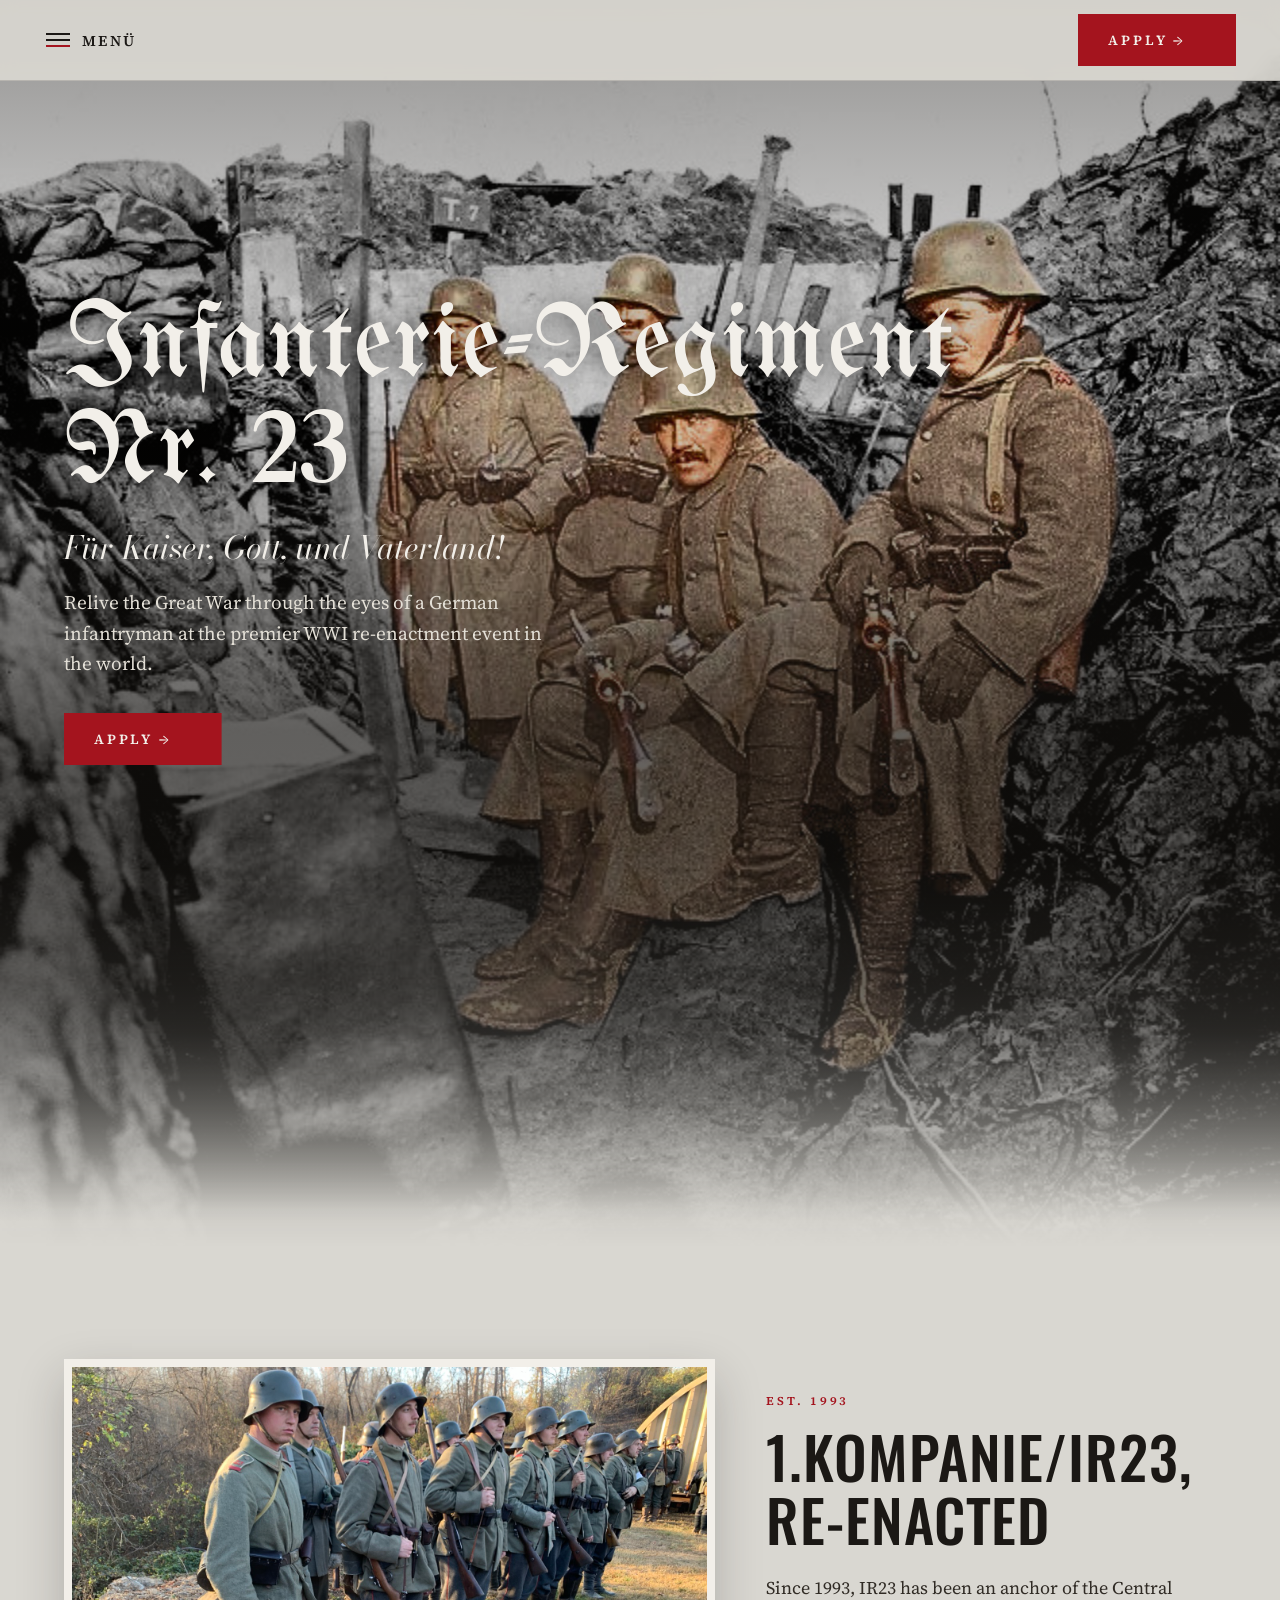
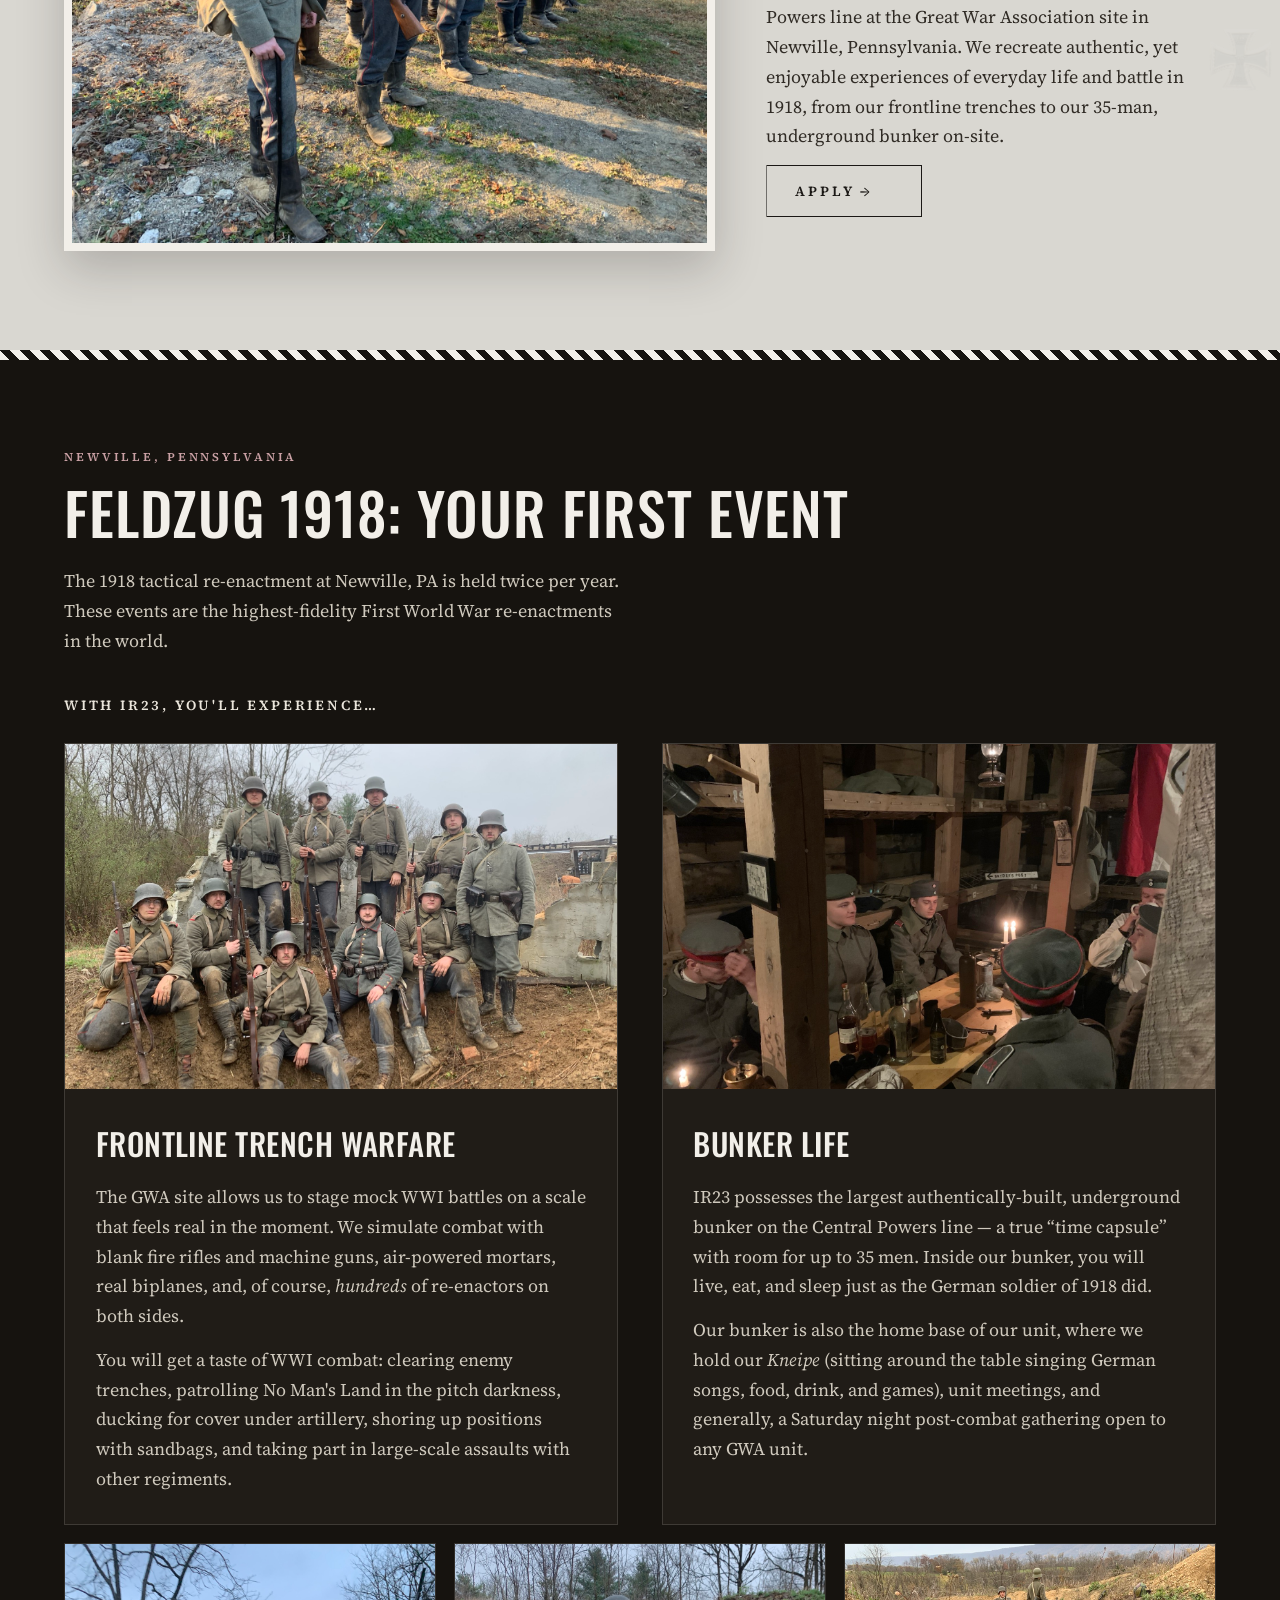
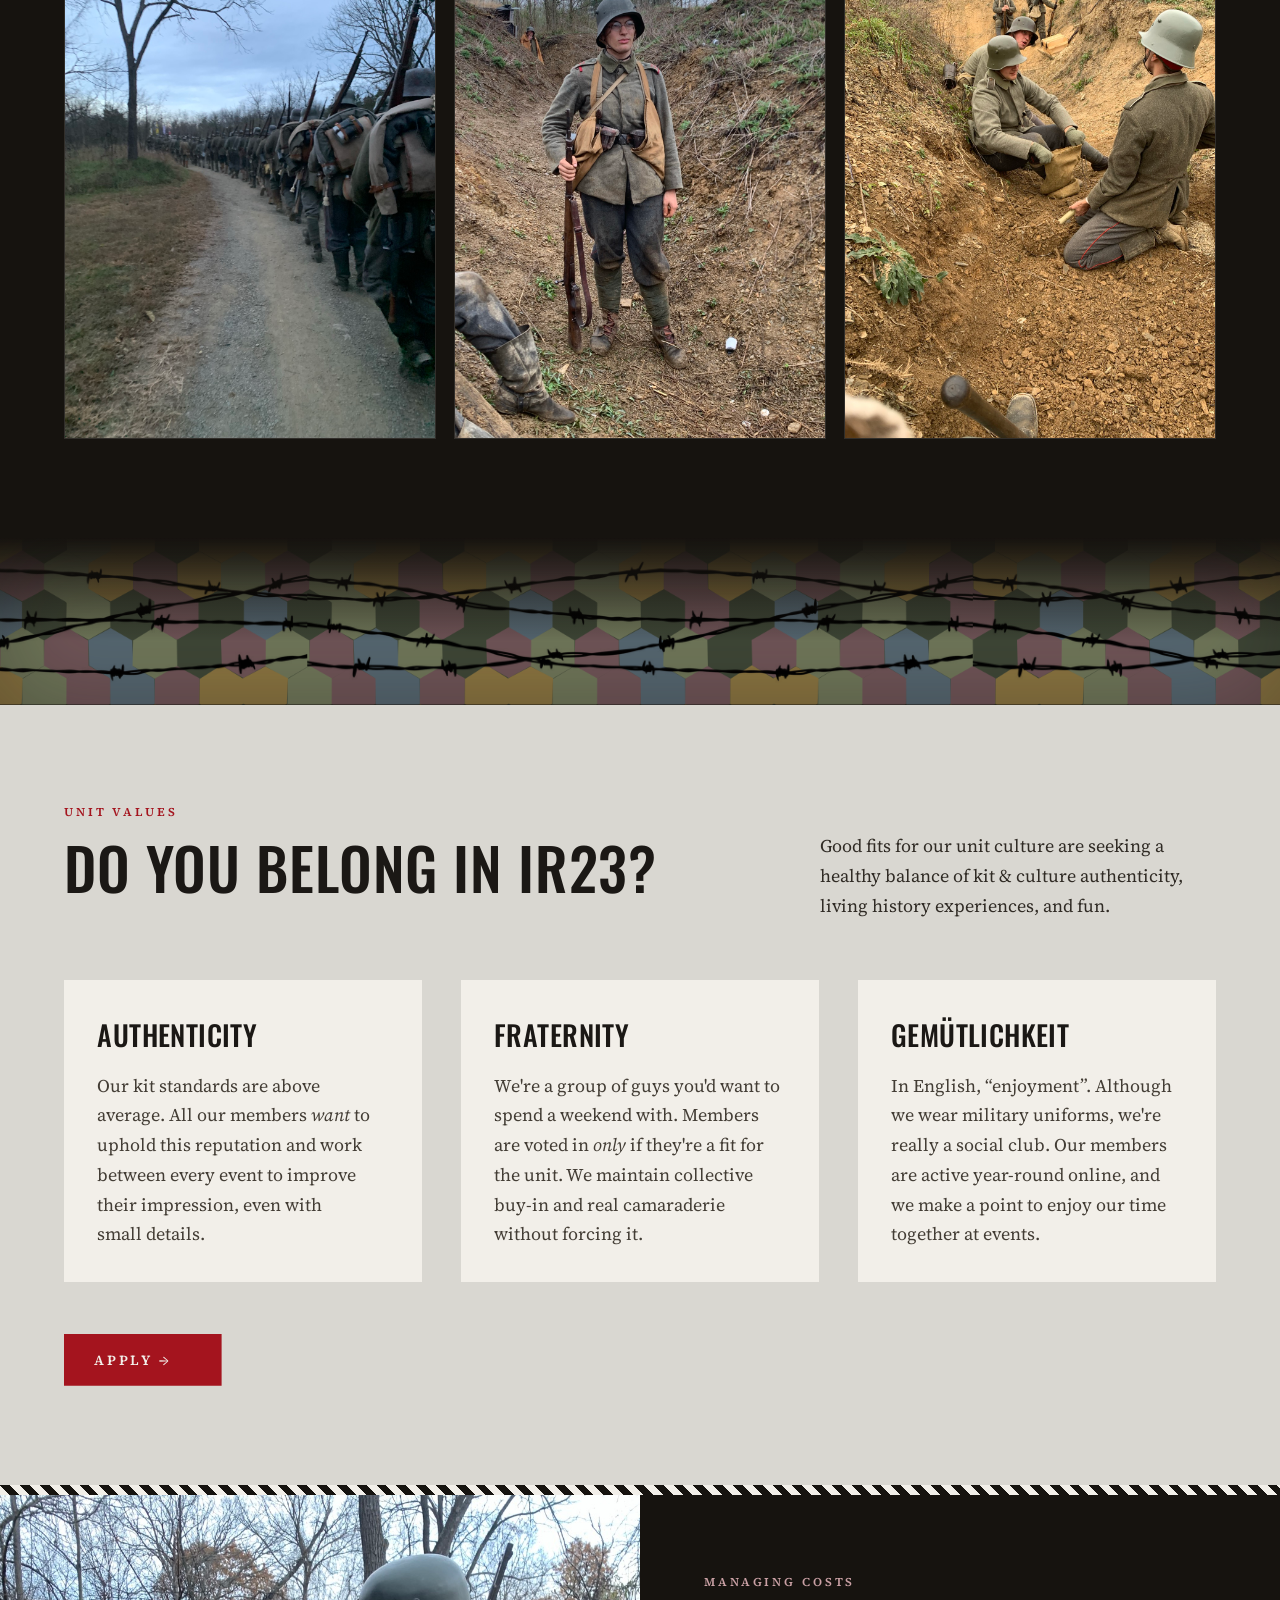
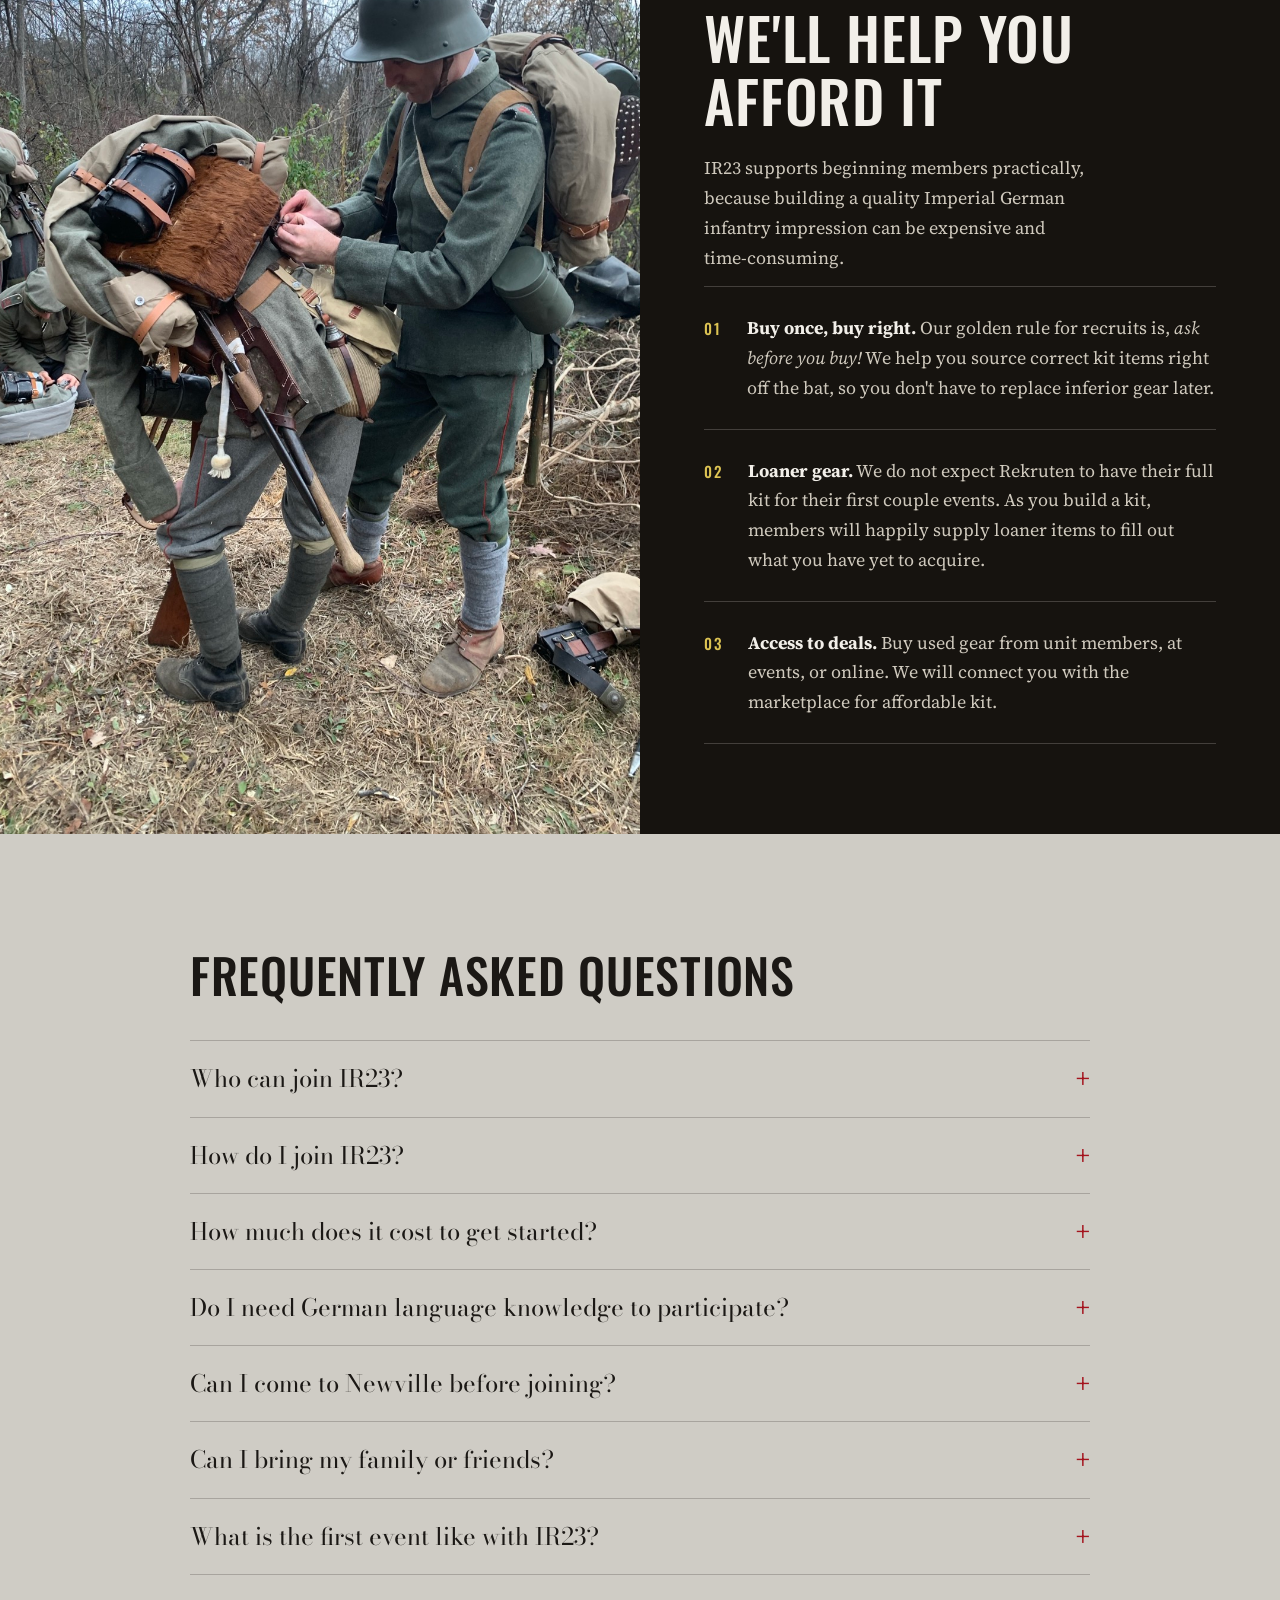
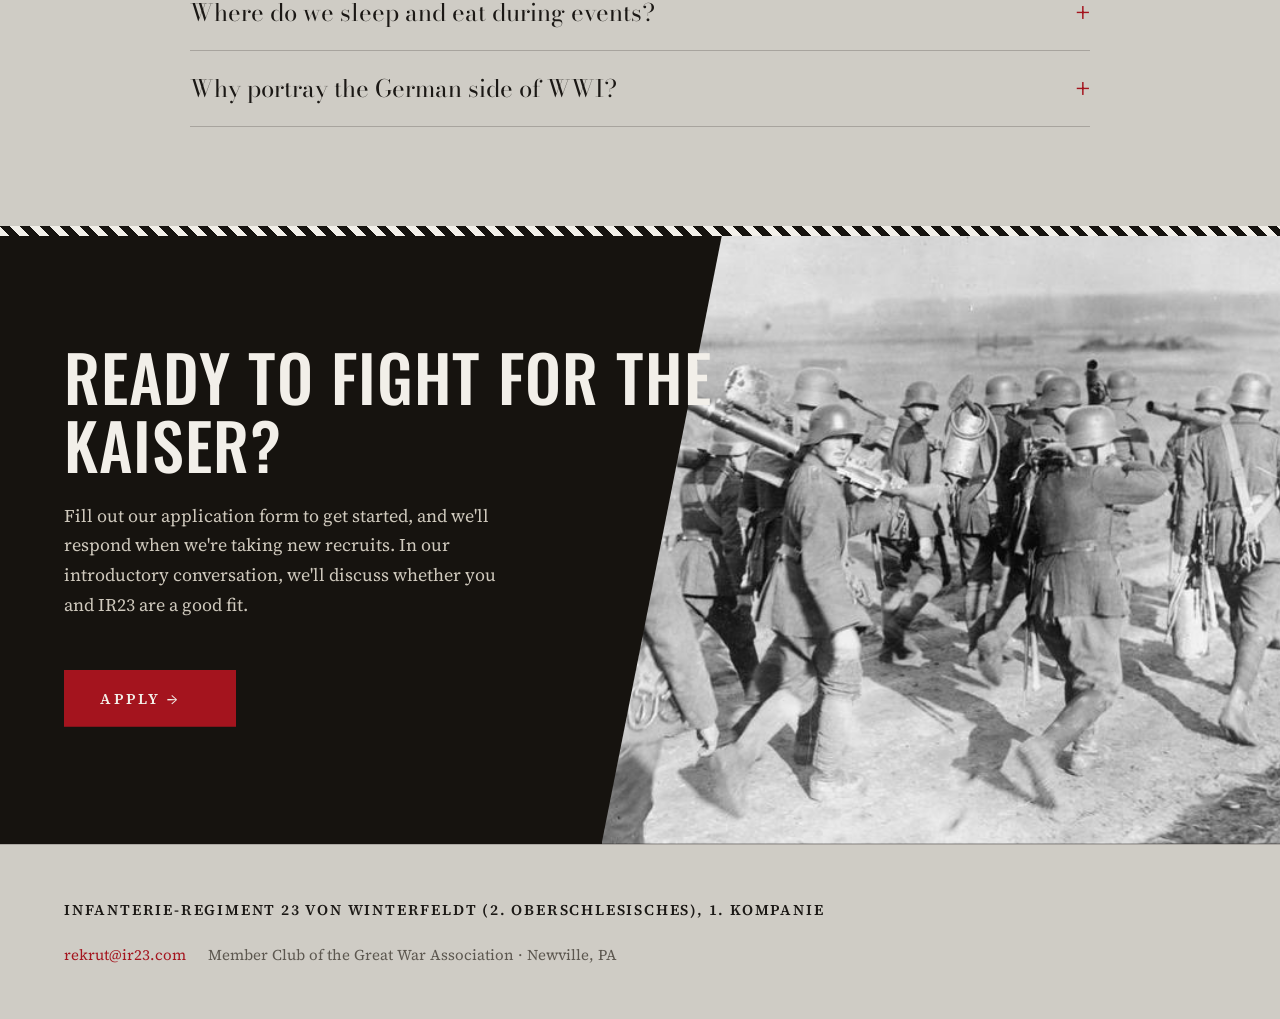
<file: site/index.html>
<!DOCTYPE html>
<html lang="en">
<head>
<meta charset="utf-8">
<meta name="viewport" content="width=device-width, initial-scale=1">
<title>Infanterie-Regiment 23 von Winterfeldt</title>
<meta name="description" content="1.Kompanie/IR23 — a WWI German infantry living-history unit at the Great War Association, Newville, PA. Apply to join.">
<link rel="preconnect" href="https://fonts.googleapis.com">
<link rel="preconnect" href="https://fonts.gstatic.com" crossorigin>
<link href="https://fonts.googleapis.com/css2?family=UnifrakturMaguntia&family=Oswald:wght@400;500;600&family=Bodoni+Moda:ital,opsz,wght@0,6..96,400;0,6..96,500;1,6..96,400&family=Source+Serif+4:ital,opsz,wght@0,8..60,400;0,8..60,600;0,8..60,700;1,8..60,400&display=swap" rel="stylesheet">
<link rel="stylesheet" href="styles.css">
</head>
<body>

<!-- Top bar -->
<header class="topbar">
  <button type="button" class="menu-trigger" id="menuOpenBtn" aria-haspopup="true" aria-expanded="false" aria-controls="navPanel">
    <span class="menu-trigger__bars" aria-hidden="true">
      <span></span><span></span><span class="accent"></span>
    </span>
    <span class="menu-trigger__label">Menü</span>
  </button>
  <button type="button" class="btn btn--solid" data-nav="apply">
    <span>Apply →</span><span class="btn__stud" aria-hidden="true"></span>
  </button>
</header>

<!-- Slide-out nav -->
<div class="nav-overlay" id="navOverlay" hidden>
  <div class="nav-panel" id="navPanel">
    <button type="button" class="nav-close" id="navCloseBtn">✕ Schließen</button>
    <nav class="nav-links">
      <button type="button" class="nav-link" data-nav="home">IR23 Re-enacted</button>
      <div class="nav-link nav-link--disabled">
        <span>The Original IR23</span>
        <span class="nav-link__badge">In Vorbereitung</span>
      </div>
      <button type="button" class="nav-link nav-link--bordered" data-nav="apply">Apply</button>
    </nav>
    <div class="nav-footer">
      <div class="nav-footer__label">Recruiting</div>
      <a href="mailto:rekrut@ir23.com">rekrut@ir23.com</a>
      <div class="nav-footer__sub">Great War Association · Newville, PA</div>
    </div>
  </div>
</div>

<!-- ============ HOME PAGE ============ -->
<main id="pageHome" class="page">

  <section class="hero">
    <div class="hero__photo"></div>
    <div class="hero__scrim"></div>
    <div class="hero__content">
      <h1 class="hero__title">Infanterie-Regiment <br>Nr. 23</h1>
      <p class="tagline">Für Kaiser, Gott, und Vaterland!</p>
      <p class="hero__lede">Relive the Great War through the eyes of a German infantryman at the premier WWI re-enactment event in the world.</p>
      <button type="button" class="btn btn--solid" data-nav="apply">
        <span>Apply →</span><span class="btn__stud" aria-hidden="true"></span>
      </button>
    </div>
  </section>

  <section class="kompanie">
    <div class="kompanie__cross-slot">
      <img id="ironCross" class="iron-cross" src="photos/iron-cross.png" alt="">
    </div>
    <div class="kompanie__row">
      <figure class="kompanie__figure">
        <img src="photos/kompanie-formation.jpg" alt="1. Kompanie IR23 formed up at the Great War Association site">
      </figure>
      <div class="kompanie__copy">
        <div class="eyebrow eyebrow--red">EST. 1993</div>
        <h2 class="h2">1.Kompanie/IR23, Re-enacted</h2>
        <p class="body-text">Since 1993, IR23 has been an anchor of the Central Powers line at the Great War Association site in Newville, Pennsylvania. We recreate authentic, yet enjoyable experiences of everyday life and battle in 1918, from our frontline trenches to our 35-man, underground bunker on-site.</p>
        <button type="button" class="btn btn--outline" data-nav="apply">
          <span>Apply →</span><span class="btn__stud" aria-hidden="true"></span>
        </button>
      </div>
    </div>
  </section>

  <section class="feldzug">
    <div class="stripe-top" aria-hidden="true"></div>
    <div class="feldzug__inner">
      <div class="eyebrow eyebrow--muted">Newville, Pennsylvania</div>
      <h2 class="h2 h2--light">Feldzug 1918: Your First Event</h2>
      <p class="body-text body-text--light body-text--wide">The 1918 tactical re-enactment at Newville, PA is held twice per year. These events are the highest-fidelity First World War re-enactments in the world.</p>
      <p class="label label--light">With IR23, you'll experience…</p>

      <div class="feldzug__cards">
        <article class="card">
          <img src="photos/trench-warfare.jpg" alt="IR23 men in the line at Newville">
          <div class="card__body">
            <h3 class="h3">Frontline Trench Warfare</h3>
            <p class="body-text body-text--light">The GWA site allows us to stage mock WWI battles on a scale that feels real in the moment. We simulate combat with blank fire rifles and machine guns, air-powered mortars, real biplanes, and, of course, <em>hundreds</em> of re-enactors on both sides.</p>
            <p class="body-text body-text--light">You will get a taste of WWI combat: clearing enemy trenches, patrolling No Man's Land in the pitch darkness, ducking for cover under artillery, shoring up positions with sandbags, and taking part in large-scale assaults with other regiments.</p>
          </div>
        </article>
        <article class="card">
          <img src="photos/bunker-life.jpg" alt="Kneipe by lamplight in the IR23 bunker">
          <div class="card__body">
            <h3 class="h3">Bunker Life</h3>
            <p class="body-text body-text--light">IR23 possesses the largest authentically-built, underground bunker on the Central Powers line — a true &ldquo;time capsule&rdquo; with room for up to 35 men. Inside our bunker, you will live, eat, and sleep just as the German soldier of 1918 did.</p>
            <p class="body-text body-text--light">Our bunker is also the home base of our unit, where we hold our <em>Kneipe</em> (sitting around the table singing German songs, food, drink, and games), unit meetings, and generally, a Saturday night post-combat gathering open to any GWA unit.</p>
          </div>
        </article>
      </div>

      <div class="feldzug__strip">
        <img src="photos/newville-wide.jpg" alt="Column on the march at the Newville site">
        <img src="photos/kit-detail.jpg" alt="Rekrut in field kit, 1918 impression">
        <img src="photos/trench-works.jpg" alt="Filling sandbags to shore up a trench position">
      </div>
    </div>
  </section>

  <div class="wire-band" role="presentation">
    <div class="wire-band__wire"></div>
    <div class="wire-band__fade"></div>
    <div class="wire-band__inset"></div>
  </div>

  <section class="values">
    <div class="values__inner">
      <div class="values__head">
        <div>
          <div class="eyebrow eyebrow--red">Unit Values</div>
          <h2 class="h2">Do you belong in IR23?</h2>
        </div>
        <p class="body-text body-text--narrow">Good fits for our unit culture are seeking a healthy balance of kit &amp; culture authenticity, living history experiences, and fun.</p>
      </div>

      <div class="values__grid">
        <article class="value-card">
          <h3 class="h3">Authenticity</h3>
          <p class="body-text">Our kit standards are above average. All our members <em>want</em> to uphold this reputation and work between every event to improve their impression, even with small details.</p>
        </article>
        <article class="value-card">
          <h3 class="h3">Fraternity</h3>
          <p class="body-text">We're a group of guys you'd want to spend a weekend with. Members are voted in <em>only</em> if they're a fit for the unit. We maintain collective buy-in and real camaraderie without forcing it.</p>
        </article>
        <article class="value-card">
          <h3 class="h3">Gemütlichkeit</h3>
          <p class="body-text">In English, &ldquo;enjoyment&rdquo;. Although we wear military uniforms, we're really a social club. Our members are active year-round online, and we make a point to enjoy our time together at events.</p>
        </article>
      </div>

      <div class="values__cta">
        <button type="button" class="btn btn--solid" data-nav="apply">
          <span>Apply →</span><span class="btn__stud" aria-hidden="true"></span>
        </button>
      </div>
    </div>
  </section>

  <section class="afford">
    <div class="stripe-top" aria-hidden="true"></div>
    <div class="afford__grid">
      <img class="afford__photo" src="photos/affordable.jpg" alt="An IR23 man helping a comrade with his marching pack">
      <div class="afford__copy">
        <div class="eyebrow eyebrow--muted">MANAGING COSTS</div>
        <h2 class="h2 h2--light">WE'LL HELP YOU AFFORD IT</h2>
        <p class="body-text body-text--light body-text--narrow2">IR23 supports beginning members practically, because building a quality Imperial German infantry impression can be expensive and time-consuming.</p>
        <ul class="afford__list">
          <li>
            <span class="afford__num">01</span>
            <p class="body-text body-text--light"><strong>Buy once, buy right.</strong> Our golden rule for recruits is, <em>ask before you buy!</em> We help you source correct kit items right off the bat, so you don't have to replace inferior gear later.</p>
          </li>
          <li>
            <span class="afford__num">02</span>
            <p class="body-text body-text--light"><strong>Loaner gear.</strong> We do not expect Rekruten to have their full kit for their first couple events. As you build a kit, members will happily supply loaner items to fill out what you have yet to acquire.</p>
          </li>
          <li class="afford__item--last">
            <span class="afford__num">03</span>
            <p class="body-text body-text--light"><strong>Access to deals.</strong> Buy used gear from unit members, at events, or online. We will connect you with the marketplace for affordable kit.</p>
          </li>
        </ul>
      </div>
    </div>
  </section>

  <section class="faq">
    <div class="faq__inner">
      <h2 class="h2">FREQUENTLY ASKED QUESTIONS</h2>
      <div class="faq__list" id="faqList"></div>
    </div>
  </section>

  <section class="closing">
    <div class="stripe-top" aria-hidden="true"></div>
    <div class="closing__photo" role="presentation"></div>
    <div class="closing__inner">
      <div>
        <h2 class="h2 h2--light closing__title">Ready to fight for the Kaiser?</h2>
        <p class="body-text body-text--light body-text--narrow3">Fill out our application form to get started, and we'll respond when we're taking new recruits. In our introductory conversation, we'll discuss whether you and IR23 are a good fit.</p>
        <button type="button" class="btn btn--solid btn--lg" data-nav="apply">
          <span>Apply →</span><span class="btn__stud" aria-hidden="true"></span>
        </button>
      </div>
    </div>
  </section>

</main>

<!-- ============ APPLY PAGE ============ -->
<main id="pageApply" class="page" hidden>

  <section class="apply-intro">
    <div class="apply-intro__inner">
      <h1 class="apply-title">VON WINTERFELDT VORAN!</h1>
      <p class="body-text body-text--light body-text--narrow4">Please fill out the application form, and IR23 officers will respond when we're taking in new recruits.</p>
    </div>
  </section>

  <section class="apply-form">
    <div class="apply-form__inner">
      <aside class="apply-form__aside">
        <img src="photos/helft-uns-siegen.jpg" alt="Helft uns siegen! — Fritz Erler war-loan poster, 1917">
        <div class="apply-form__back">
          <button type="button" class="btn btn--outline-dark" data-nav="home">← Back to IR23</button>
        </div>
      </aside>
      <div class="apply-form__panel">
        <div class="stripe-top" aria-hidden="true"></div>
        <div id="formSlot"></div>
      </div>
    </div>
  </section>

</main>

<footer class="site-footer">
  <div class="site-footer__inner">
    <div class="site-footer__name">Infanterie-Regiment 23 von Winterfeldt (2. Oberschlesisches), 1. Kompanie</div>
    <div class="site-footer__links">
      <a href="mailto:rekrut@ir23.com">rekrut@ir23.com</a>
      <span>Member Club of the Great War Association · Newville, PA</span>
    </div>
  </div>
</footer>

<script src="script.js"></script>
</body>
</html>
</file>
<file: site/styles.css>
/* ===== IR23 — Infanterie-Regiment 23 von Winterfeldt ===== */

:root {
  --bg: #d9d7d1;
  --bg-alt: #cfccc5;
  --ink: #1b1815;
  --ink-muted: #5c574f;
  --red: #a4141e;
  --cream: #f2efe9;
  --dark: #16130f;
  --dark-card: #201c17;
  --dark-text: #eae5db;
  --dark-text-muted: #cfc9bd;
  --dark-eyebrow: #c9a0a4;
  --gold: #dcc353;
  --body-dark: #302b25;
  --body-darker: #433d35;
  --hero-copy-muted: #e3dfd6;
}

* { box-sizing: border-box; }

html, body {
  margin: 0;
  padding: 0;
  background: var(--bg);
}

body {
  font-family: 'Source Serif 4', Georgia, serif;
  color: var(--ink);
  min-height: 100vh;
  overflow-x: hidden;
}

a { color: var(--red); text-decoration: none; }
a:hover { color: var(--ink); }
input, textarea, button { font-family: inherit; }

img { max-width: 100%; }

@keyframes ir23fade { from { opacity: 0; } to { opacity: 1; } }
@keyframes ir23slide { from { transform: translateX(-100%); } to { transform: translateX(0); } }

/* ---------- shared bits ---------- */

.eyebrow {
  font-family: 'Source Serif 4', Georgia, serif;
  font-weight: 600;
  font-size: 12px;
  letter-spacing: 0.24em;
  text-transform: uppercase;
}
.eyebrow--red { color: var(--red); }
.eyebrow--muted { color: var(--dark-eyebrow); }

.label {
  font-family: 'Source Serif 4', Georgia, serif;
  font-weight: 600;
  font-size: 14px;
  letter-spacing: 0.2em;
  text-transform: uppercase;
}
.label--light { color: var(--dark-text); margin: 40px 0 0; }

.h2 {
  font-family: Oswald, 'Arial Narrow', sans-serif;
  font-weight: 500;
  text-transform: uppercase;
  letter-spacing: 0.015em;
  font-size: clamp(32px, 4.6vw, 58px);
  line-height: 1.08;
  margin: 16px 0 22px;
}
.h2--light { color: var(--cream); }

.h3 {
  font-family: Oswald, 'Arial Narrow', sans-serif;
  font-weight: 500;
  text-transform: uppercase;
  letter-spacing: 0.015em;
  font-size: clamp(24px, 2.4vw, 32px);
  margin: 0 0 16px;
  color: var(--cream);
}

.tagline {
  font-family: 'Bodoni Moda', Georgia, serif;
  font-style: italic;
  font-size: clamp(21px, 2.6vw, 32px);
  line-height: 1.35;
  margin: 0 0 18px;
  color: var(--cream);
}

.body-text {
  font-size: clamp(17px, 1.4vw, 20px);
  line-height: 1.66;
  margin: 0 0 14px;
  color: var(--body-dark);
  text-wrap: pretty;
}
.body-text:last-child { margin-bottom: 0; }
.body-text strong { color: var(--ink); }
.body-text--light { color: var(--dark-text-muted); }
.body-text--light strong { color: var(--cream); }
.body-text--narrow { max-width: 44ch; }
.body-text--narrow2 { max-width: 46ch; }
.body-text--narrow3 { max-width: 48ch; }
.body-text--narrow4 { max-width: 58ch; margin-top: 22px; }
.body-text--wide { max-width: 62ch; }

.stripe-top {
  position: absolute;
  top: 0; left: 0; right: 0;
  height: 10px;
  background: repeating-linear-gradient(45deg, var(--cream) 0 7px, var(--dark) 7px 14px);
}

/* ---------- buttons ---------- */

.btn {
  font-family: 'Source Serif 4', Georgia, serif;
  font-weight: 600;
  font-size: 14px;
  letter-spacing: 0.2em;
  text-transform: uppercase;
  border: 0;
  cursor: pointer;
  position: relative;
  display: inline-flex;
  align-items: center;
  padding: 15px 48px 15px 28px;
  clip-path: polygon(0 0, 100% 0, 100% 50%, 100% 100%, 0 100%);
  transition: clip-path 0.2s ease, background 0.2s ease, color 0.2s ease, border-color 0.2s ease;
}
.btn--solid {
  background: var(--red);
  color: var(--cream);
  padding: 16px 50px 16px 30px;
}
.btn--solid:hover {
  background: var(--gold);
  color: var(--red);
  clip-path: polygon(0 0, calc(100% - 20px) 0, 100% 50%, calc(100% - 20px) 100%, 0 100%);
}
.btn--lg { padding: 18px 56px 18px 36px; font-size: 15px; margin-top: 36px; }
.btn--outline {
  background: none;
  color: var(--ink);
  border: 1px solid var(--ink);
}
.btn--outline:hover {
  background: var(--gold);
  color: var(--red);
  border-color: var(--gold);
  clip-path: polygon(0 0, calc(100% - 20px) 0, 100% 50%, calc(100% - 20px) 100%, 0 100%);
}
.btn--outline-dark {
  background: none;
  color: var(--ink);
  border: 1px solid var(--ink);
  font-size: 13px;
  letter-spacing: 0.18em;
  padding: 13px 42px 13px 22px;
}
.btn--outline-dark:hover {
  background: var(--ink);
  color: var(--cream);
  clip-path: polygon(0 0, calc(100% - 20px) 0, 100% 50%, calc(100% - 20px) 100%, 0 100%);
}
.btn:hover .btn__stud { opacity: 1; transform: scale(1); }
.btn__stud {
  position: absolute;
  right: 13px;
  top: 50%;
  margin-top: -7px;
  width: 14px;
  height: 14px;
  border-radius: 50%;
  pointer-events: none;
  opacity: 0;
  transform: scale(0.5);
  transition: opacity 0.18s ease, transform 0.2s ease;
  background-image: url('photos/button-crown.png'), radial-gradient(circle at 34% 28%, #f7e6ad 0%, #d8aa30 48%, #966c14 100%);
  background-size: cover;
  background-position: center;
  background-blend-mode: overlay;
  box-shadow: inset 0 0 0 1px rgba(0,0,0,0.35), 0 1px 3px rgba(0,0,0,0.4);
}

/* ---------- top bar ---------- */

.topbar {
  position: fixed;
  top: 0; left: 0; right: 0;
  z-index: 60;
  display: flex;
  align-items: center;
  justify-content: space-between;
  padding: 14px clamp(16px, 4vw, 44px);
  background: rgba(217,215,209,0.92);
  backdrop-filter: blur(8px);
  border-bottom: 1px solid rgba(27,24,21,0.16);
}
.menu-trigger {
  display: flex;
  align-items: center;
  gap: 12px;
  background: none;
  border: 0;
  padding: 6px 2px;
  cursor: pointer;
  color: var(--ink);
}
.menu-trigger__bars {
  display: flex;
  flex-direction: column;
  gap: 4px;
  width: 24px;
}
.menu-trigger__bars span { display: block; height: 2px; background: var(--ink); }
.menu-trigger__bars span.accent { background: var(--red); }
.menu-trigger__label {
  font-family: 'Source Serif 4', Georgia, serif;
  font-weight: 600;
  font-size: 15px;
  letter-spacing: 0.16em;
  text-transform: uppercase;
}

/* ---------- slide-out nav ---------- */

.nav-overlay {
  position: fixed;
  inset: 0;
  z-index: 80;
  background: rgba(27,24,21,0.55);
  animation: ir23fade 0.18s ease-out;
}
.nav-panel {
  width: min(440px, 88vw);
  height: 100%;
  background: var(--cream);
  border-right: 10px solid transparent;
  border-image: repeating-linear-gradient(45deg, var(--cream) 0 7px, var(--dark) 7px 14px) 10;
  padding: 30px clamp(24px, 5vw, 48px);
  display: flex;
  flex-direction: column;
  animation: ir23slide 0.22s ease-out;
}
.nav-close {
  align-self: flex-start;
  background: none;
  border: 0;
  font-family: 'Source Serif 4', Georgia, serif;
  font-weight: 600;
  font-size: 14px;
  letter-spacing: 0.18em;
  text-transform: uppercase;
  color: var(--ink-muted);
  cursor: pointer;
  padding: 0 0 44px 0;
}
.nav-links { display: flex; flex-direction: column; gap: 4px; }
.nav-link {
  text-align: left;
  background: none;
  border: 0;
  border-top: 1px solid rgba(27,24,21,0.18);
  padding: 20px 0;
  font-family: Oswald, 'Arial Narrow', sans-serif;
  font-weight: 500;
  text-transform: uppercase;
  letter-spacing: 0.02em;
  font-size: clamp(24px, 3.1vw, 34px);
  color: var(--ink);
  cursor: pointer;
}
.nav-link:hover { color: var(--red); }
.nav-link--bordered { border-bottom: 1px solid rgba(27,24,21,0.18); }
.nav-link--disabled {
  color: rgba(27,24,21,0.32);
  display: flex;
  align-items: baseline;
  gap: 14px;
  flex-wrap: wrap;
  cursor: default;
}
.nav-link__badge {
  font-family: 'Source Serif 4', Georgia, serif;
  font-weight: 600;
  font-size: 12px;
  letter-spacing: 0.16em;
  text-transform: uppercase;
  color: var(--ink-muted);
}
.nav-footer {
  margin-top: auto;
  padding-top: 40px;
  font-size: 15px;
  line-height: 1.7;
  color: var(--ink-muted);
}
.nav-footer__label {
  font-family: 'Source Serif 4', Georgia, serif;
  font-weight: 600;
  letter-spacing: 0.14em;
  text-transform: uppercase;
  font-size: 12px;
  color: var(--ink);
}
.nav-footer__sub { margin-top: 6px; }

/* ---------- hero ---------- */

.hero {
  position: relative;
  min-height: calc(100vh + 360px);
  display: flex;
  align-items: flex-end;
  padding: 120px clamp(20px, 5vw, 64px) calc(360px + clamp(96px, 15vh, 180px));
  background: var(--bg);
  overflow: hidden;
}
.hero__photo {
  position: absolute;
  inset: 0;
  pointer-events: none;
  background-color: var(--dark);
  background-image: url('photos/hero-trench.jpg');
  background-size: cover;
  background-position: 50% 8%;
  background-repeat: no-repeat;
  -webkit-mask-image: linear-gradient(180deg, #000 0%, #000 68%, rgba(0,0,0,0.72) 82%, rgba(0,0,0,0.26) 92%, rgba(0,0,0,0.05) 96%, transparent 99%);
  mask-image: linear-gradient(180deg, #000 0%, #000 68%, rgba(0,0,0,0.72) 82%, rgba(0,0,0,0.26) 92%, rgba(0,0,0,0.05) 96%, transparent 99%);
}
.hero__scrim {
  position: absolute;
  inset: 0;
  pointer-events: none;
  background: linear-gradient(180deg, rgba(20,18,15,0.44) 0%, rgba(20,18,15,0.10) 30%, rgba(20,18,15,0.66) 58%, rgba(20,18,15,0.62) 78%, rgba(20,18,15,0.14) 92%, rgba(20,18,15,0) 97%);
}
.hero__content {
  position: relative;
  max-width: 1000px;
  color: var(--cream);
}
.hero__title {
  font-family: UnifrakturMaguntia, 'Bodoni Moda', serif;
  font-weight: 400;
  font-size: clamp(44px, 8.2vw, 118px);
  line-height: 1.02;
  margin: 0 0 18px;
  letter-spacing: 0.01em;
  text-shadow: 0 2px 24px rgba(0,0,0,0.5);
}
.hero__lede {
  font-size: clamp(17px, 1.5vw, 21px);
  line-height: 1.6;
  margin: 0 0 34px;
  max-width: 52ch;
  color: var(--hero-copy-muted);
  text-wrap: pretty;
}

/* ---------- kompanie ---------- */

.kompanie {
  position: relative;
  overflow: hidden;
  padding: clamp(72px, 11vh, 132px) clamp(20px, 5vw, 64px);
}
.kompanie__cross-slot {
  position: absolute;
  right: 0; top: 0; bottom: 0;
  width: clamp(0px, calc((100vw - 1120px) / 2), 300px);
  display: flex;
  align-items: center;
  justify-content: center;
  pointer-events: none;
  overflow: hidden;
}
.iron-cross {
  width: 80%;
  max-width: 236px;
  opacity: 0.13;
  will-change: transform, opacity;
  transform: translateY(48px);
}
.kompanie__row {
  max-width: 1280px;
  margin: 0 auto;
  display: flex;
  flex-wrap: wrap;
  gap: clamp(32px, 4vw, 64px);
  align-items: center;
}
.kompanie__figure {
  margin: 0;
  flex: 1.6 1 460px;
  min-width: 0;
}
.kompanie__figure img {
  width: 100%;
  height: auto;
  display: block;
  border: 8px solid var(--cream);
  box-shadow: 0 18px 44px rgba(27,24,21,0.22);
}
.kompanie__copy { flex: 1 1 330px; min-width: 0; }

/* ---------- feldzug ---------- */

.feldzug {
  background: var(--dark);
  color: var(--dark-text);
  padding: clamp(72px, 11vh, 132px) clamp(20px, 5vw, 64px);
  position: relative;
}
.feldzug__inner { max-width: 1180px; margin: 0 auto; }
.feldzug__cards {
  display: grid;
  grid-template-columns: repeat(auto-fit, minmax(330px, 1fr));
  gap: clamp(28px, 3.4vw, 48px);
  margin-top: 28px;
}
.card {
  background: var(--dark-card);
  border: 1px solid rgba(242,239,233,0.14);
}
.card img {
  width: 100%;
  aspect-ratio: 16 / 10;
  object-fit: cover;
  display: block;
}
.card__body { padding: clamp(24px, 2.4vw, 36px); }
.feldzug__strip {
  display: grid;
  grid-template-columns: repeat(auto-fit, minmax(240px, 1fr));
  gap: 18px;
  margin-top: 18px;
}
.feldzug__strip img {
  width: 100%;
  aspect-ratio: 3 / 4;
  object-fit: cover;
  display: block;
  border: 1px solid rgba(242,239,233,0.12);
}

/* ---------- wire / camo band ---------- */

.wire-band {
  position: relative;
  height: clamp(118px, 13vw, 178px);
  background-color: #3e4636;
  background-image: url('photos/lozenge.png');
  background-size: auto 230px;
  background-repeat: repeat;
  overflow: hidden;
}
.wire-band__wire {
  position: absolute;
  inset: 0;
  background-image: url('photos/barbed-wire.jpg');
  background-size: auto 100%;
  background-repeat: repeat-x;
  background-position: center;
  mix-blend-mode: multiply;
}
.wire-band__fade {
  position: absolute;
  inset: 0;
  background-image: linear-gradient(180deg, var(--dark) 0%, rgba(22,19,15,0.55) 26%, rgba(22,19,15,0) 62%);
}
.wire-band__inset {
  position: absolute;
  inset: 0;
  box-shadow: inset 0 -1px 0 rgba(27,24,21,0.5), inset 0 0 90px rgba(27,24,21,0.35);
}

/* ---------- values ---------- */

.values { padding: clamp(72px, 11vh, 132px) clamp(20px, 5vw, 64px); }
.values__inner { max-width: 1180px; margin: 0 auto; }
.values__head {
  display: flex;
  flex-wrap: wrap;
  align-items: flex-end;
  justify-content: space-between;
  gap: 28px;
}
.values__grid {
  display: grid;
  grid-template-columns: repeat(auto-fit, minmax(280px, 1fr));
  gap: clamp(24px, 3vw, 44px);
  margin-top: clamp(36px, 5vw, 60px);
}
.value-card {
  background: var(--cream);
  padding: clamp(28px, 2.6vw, 40px);
  position: relative;
}
.value-card .h3 { color: var(--ink); font-size: 28px; }
.value-card .body-text { color: var(--body-darker); }
.values__cta {
  display: flex;
  flex-wrap: wrap;
  align-items: center;
  gap: 28px;
  margin-top: clamp(36px, 4vw, 56px);
}

/* ---------- afford ---------- */

.afford { background: var(--dark); color: var(--dark-text); position: relative; }
.afford__grid {
  display: grid;
  grid-template-columns: repeat(auto-fit, minmax(min(100%, 430px), 1fr));
  align-items: stretch;
}
.afford__photo {
  width: 100%;
  height: 100%;
  min-height: clamp(430px, 62vh, 760px);
  object-fit: cover;
  object-position: 50% 38%;
  display: block;
}
.afford__copy { padding: clamp(60px, 7vw, 108px) clamp(24px, 5vw, 84px); }
.afford__list {
  list-style: none;
  margin: 0;
  padding: 0;
  display: flex;
  flex-direction: column;
  gap: 0;
}
.afford__list li {
  display: grid;
  grid-template-columns: auto 1fr;
  gap: clamp(18px, 2vw, 30px);
  border-top: 1px solid rgba(242,239,233,0.2);
  padding: 26px 0;
}
.afford__list li.afford__item--last { border-bottom: 1px solid rgba(242,239,233,0.2); }
.afford__num {
  font-family: Oswald, 'Arial Narrow', sans-serif;
  font-weight: 500;
  font-size: 15px;
  letter-spacing: 0.1em;
  color: var(--gold);
  padding-top: 4px;
}

/* ---------- faq ---------- */

.faq { background: var(--bg-alt); padding: clamp(72px, 11vh, 132px) clamp(20px, 5vw, 64px); }
.faq__inner { max-width: 900px; margin: 0 auto; }
.faq__inner .h2 { font-size: clamp(30px, 4vw, 48px); max-width: 32ch; margin-bottom: 40px; }
.faq__list { display: flex; flex-direction: column; }
.faq-item { border-top: 1px solid rgba(27,24,21,0.22); }
.faq-item:last-child { border-bottom: 1px solid rgba(27,24,21,0.22); }
.faq-item__q {
  width: 100%;
  display: flex;
  align-items: baseline;
  justify-content: space-between;
  gap: 20px;
  text-align: left;
  background: none;
  border: 0;
  padding: 22px 0;
  cursor: pointer;
  color: var(--ink);
}
.faq-item__q:hover { color: var(--red); }
.faq-item__q-text {
  font-family: 'Bodoni Moda', Georgia, serif;
  font-size: clamp(19px, 1.9vw, 24px);
  line-height: 1.3;
}
.faq-item__sign {
  font-family: 'Source Serif 4', Georgia, serif;
  font-size: 26px;
  line-height: 1;
  color: var(--red);
  flex: 0 0 auto;
}
.faq-item__a {
  padding: 0 0 30px;
  max-width: 66ch;
  display: none;
}
.faq-item.open .faq-item__a { display: block; }
.faq-item__a p {
  font-size: 17px;
  line-height: 1.72;
  margin: 0;
  color: var(--body-darker);
  text-wrap: pretty;
}

/* ---------- closing ---------- */

.closing {
  position: relative;
  overflow: hidden;
  padding: clamp(84px, 13vh, 150px) clamp(20px, 5vw, 64px);
  background: var(--dark);
  color: var(--cream);
  text-align: left;
}
.closing .stripe-top { z-index: 3; }
.closing__photo {
  position: absolute;
  top: 0; right: 0; bottom: 0;
  width: clamp(0px, calc((100vw - 980px) * 10), 53%);
  background-image: url('photos/moving-up-1918.jpg');
  background-size: cover;
  background-position: 54% 48%;
  clip-path: polygon(18% 0, 100% 0, 100% 100%, 0 100%);
  pointer-events: none;
}
.closing__inner {
  position: relative;
  max-width: 1180px;
  margin: 0 auto;
  display: grid;
  grid-template-columns: repeat(auto-fit, minmax(min(100%, 420px), 1fr));
  gap: clamp(24px, 3vw, 48px);
}
.closing__title { font-size: clamp(34px, 5.4vw, 64px); line-height: 1.06; margin: 0 0 22px; max-width: 20ch; }

/* ---------- apply page ---------- */

.apply-intro {
  padding: clamp(120px, 18vh, 200px) clamp(20px, 5vw, 64px) clamp(40px, 6vh, 72px);
  background: var(--dark);
  color: var(--cream);
}
.apply-intro__inner { max-width: 1100px; margin: 0 auto; }
.apply-title {
  font-family: Oswald, 'Arial Narrow', sans-serif;
  font-weight: 500;
  text-transform: uppercase;
  letter-spacing: 0.015em;
  font-size: clamp(28px, 6.4vw, 68px);
  line-height: 1.02;
  margin: 14px 0 0;
  white-space: nowrap;
}
@media (max-width: 420px) {
  .apply-title { white-space: normal; }
}
.apply-form { padding: clamp(44px, 7vh, 80px) clamp(20px, 5vw, 64px) clamp(72px, 11vh, 120px); }
.apply-form__inner {
  max-width: 1100px;
  margin: 0 auto;
  display: flex;
  flex-wrap: wrap;
  gap: clamp(32px, 4vw, 56px);
  align-items: flex-start;
}
.apply-form__aside {
  display: flex;
  flex-direction: column;
  gap: 26px;
  flex: 0 1 330px;
  min-width: 0;
  margin-top: calc(-1 * clamp(70px, 11vh, 165px));
}
.apply-form__aside img {
  width: 100%;
  height: auto;
  display: block;
  border: 10px solid var(--cream);
  box-shadow: 0 24px 54px rgba(0,0,0,0.45);
}
.apply-form__back { border-top: 1px solid rgba(27,24,21,0.2); padding-top: 22px; }
.apply-form__panel {
  flex: 1 1 400px;
  min-width: 0;
  background: var(--cream);
  padding: clamp(16px, 2vw, 28px);
  position: relative;
}
.apply-form__panel iframe {
  width: 100%;
  height: 1400px;
  border: 0;
  display: block;
  background: var(--cream);
}
.form-placeholder {
  min-height: 520px;
  display: flex;
  flex-direction: column;
  align-items: center;
  justify-content: center;
  gap: 16px;
  padding: 48px 24px;
  background: repeating-linear-gradient(135deg, #e8e4dc 0 10px, #ece8e0 10px 20px);
  text-align: center;
}
.form-placeholder__label {
  font-family: 'Source Serif 4', Georgia, serif;
  font-weight: 600;
  font-size: 13px;
  letter-spacing: 0.2em;
  text-transform: uppercase;
  color: var(--ink-muted);
}
.form-placeholder__hint {
  font-family: ui-monospace, Menlo, monospace;
  font-size: 13px;
  line-height: 1.8;
  margin: 0;
  max-width: 46ch;
  color: var(--ink-muted);
}

/* ---------- footer ---------- */

.site-footer {
  background: var(--bg-alt);
  padding: clamp(40px, 6vh, 64px) clamp(20px, 5vw, 64px);
  border-top: 1px solid rgba(27,24,21,0.2);
}
.site-footer__inner {
  max-width: 1180px;
  margin: 0 auto;
  display: flex;
  flex-wrap: wrap;
  gap: 24px;
  justify-content: space-between;
  align-items: baseline;
  font-size: 15px;
  color: var(--ink-muted);
}
.site-footer__name {
  font-family: 'Source Serif 4', Georgia, serif;
  font-weight: 600;
  letter-spacing: 0.12em;
  text-transform: uppercase;
  color: var(--ink);
}
.site-footer__links { display: flex; flex-wrap: wrap; gap: 22px; }
</file>
